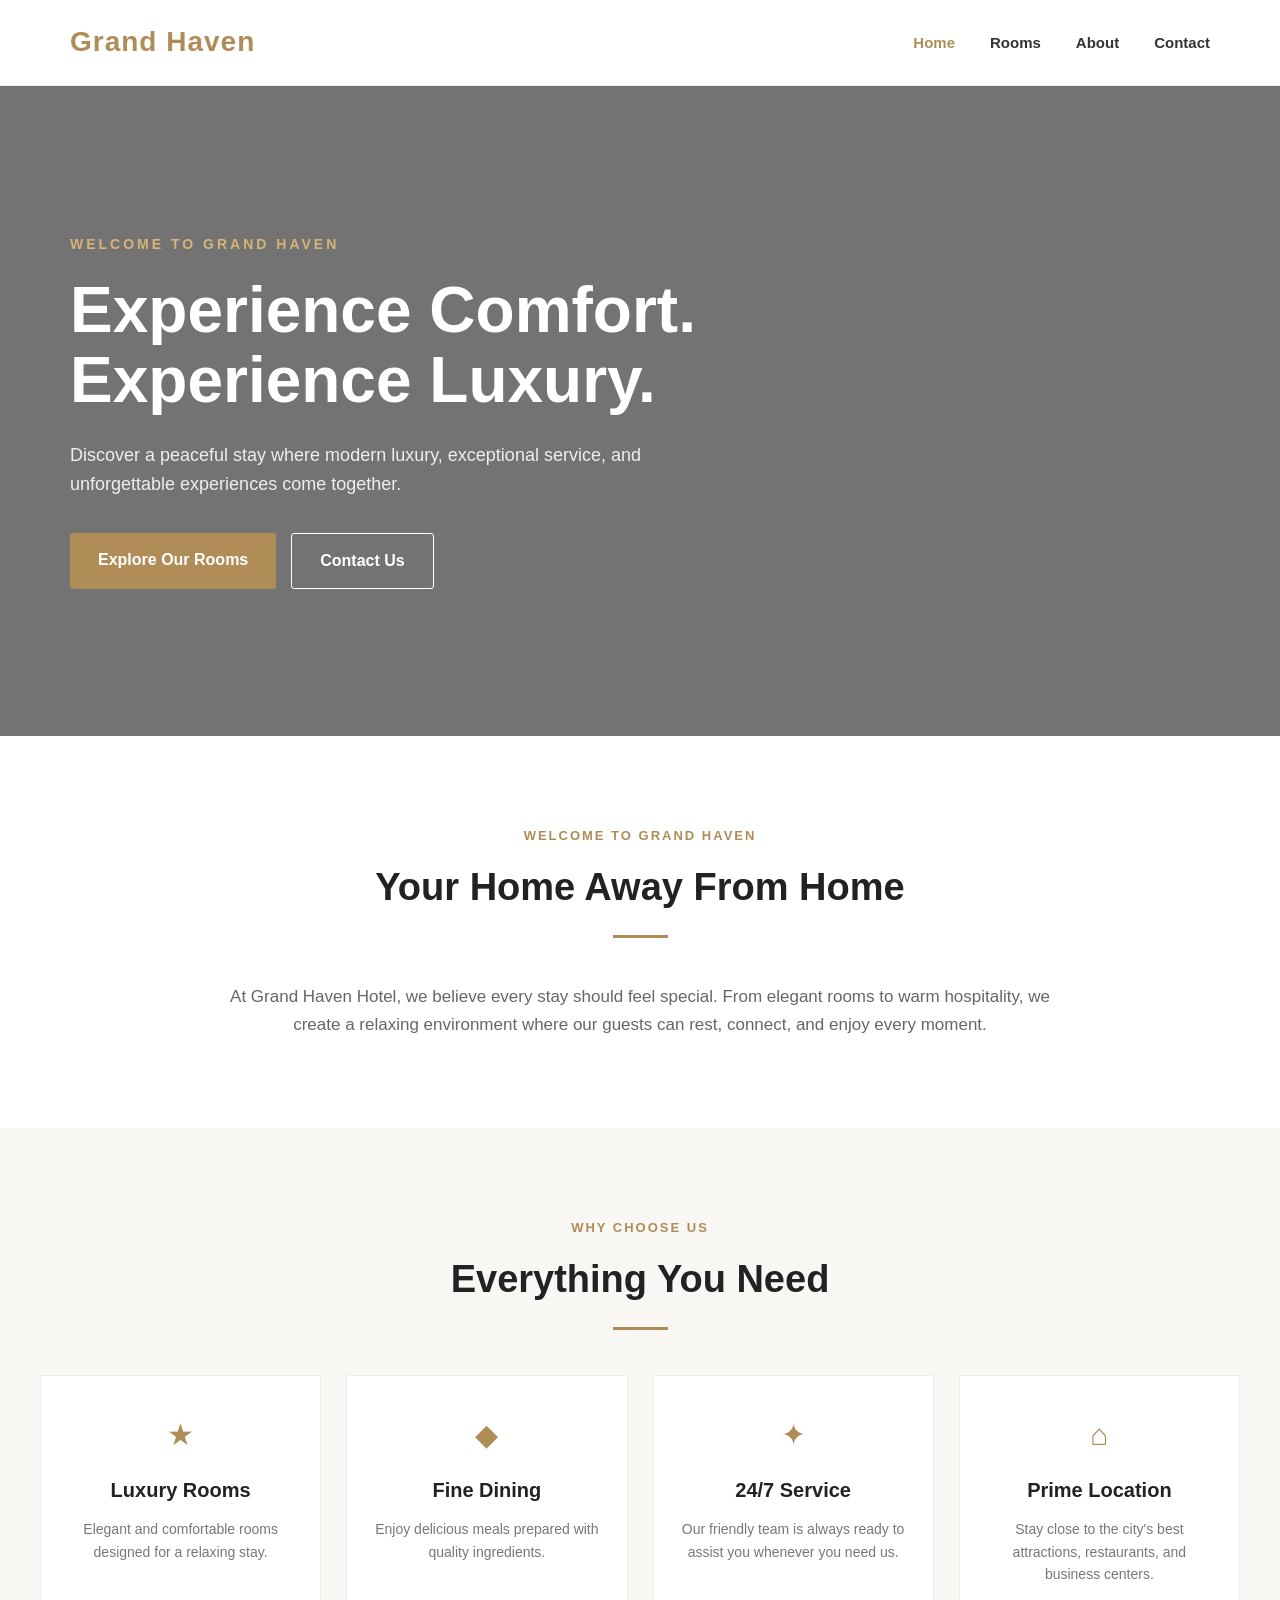
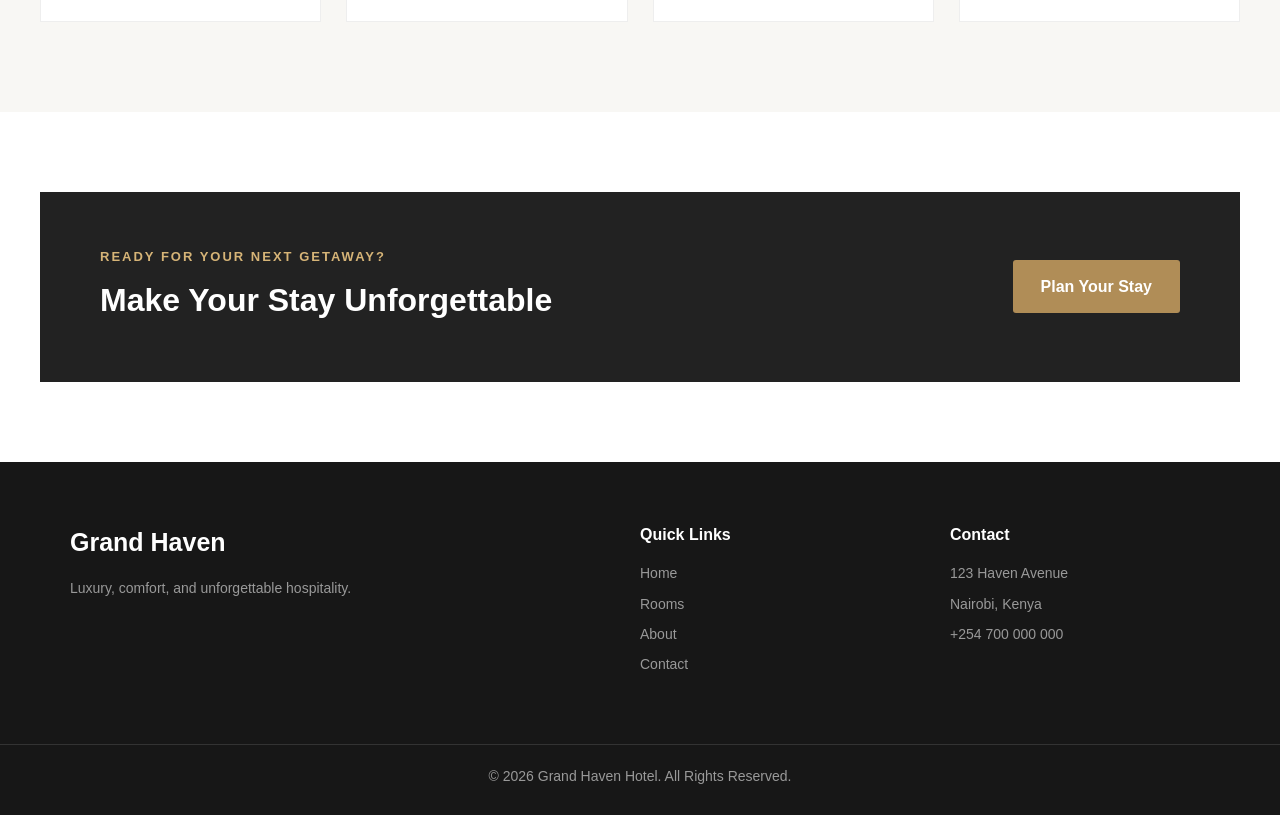
<file: index.html>
<!DOCTYPE html>
<html lang="en">
<head>
    <meta charset="UTF-8">
    <meta name="viewport" content="width=device-width, initial-scale=1.0">

    <title>Grand Haven Hotel | Luxury & Comfort</title>

    <link rel="stylesheet" href="style.css">
</head>

<body>

   
    <header class="header">
        <nav class="navbar">

            <a href="index.html" class="logo">
                Grand Haven
            </a>

            <ul class="nav-links">
                <li><a href="index.html" class="active">Home</a></li>
                <li><a href="rooms.html">Rooms</a></li>
                <li><a href="about.html">About</a></li>
                <li><a href="contact.html">Contact</a></li>
            </ul>

        </nav>
    </header>


   
    <main>

        <section class="hero">

            <div class="hero-content">

                <p class="hero-subtitle">
                    WELCOME TO GRAND HAVEN
                </p>

                <h1>
                    Experience Comfort.<br>
                    Experience Luxury.
                </h1>

                <p class="hero-text">
                    Discover a peaceful stay where modern luxury,
                    exceptional service, and unforgettable experiences
                    come together.
                </p>

                <div class="hero-buttons">
                    <a href="rooms.html" class="btn primary-btn">
                        Explore Our Rooms
                    </a>

                    <a href="contact.html" class="btn secondary-btn">
                        Contact Us
                    </a>
                </div>

            </div>

        </section>


        <!-- Welcome Section -->
        <section class="welcome">

            <div class="section-heading">
                <p>WELCOME TO GRAND HAVEN</p>

                <h2>
                    Your Home Away From Home
                </h2>

                <span></span>
            </div>

            <p class="welcome-text">
                At Grand Haven Hotel, we believe every stay should feel
                special. From elegant rooms to warm hospitality, we create
                a relaxing environment where our guests can rest, connect,
                and enjoy every moment.
            </p>

        </section>


        
        <section class="highlights">

            <div class="section-heading">
                <p>WHY CHOOSE US</p>

                <h2>
                    Everything You Need
                </h2>

                <span></span>
            </div>


            <div class="highlight-container">

                <article class="highlight-card">
                    <div class="highlight-icon">★</div>

                    <h3>Luxury Rooms</h3>

                    <p>
                        Elegant and comfortable rooms designed
                        for a relaxing stay.
                    </p>
                </article>


                <article class="highlight-card">
                    <div class="highlight-icon">◆</div>

                    <h3>Fine Dining</h3>

                    <p>
                        Enjoy delicious meals prepared with
                        quality ingredients.
                    </p>
                </article>


                <article class="highlight-card">
                    <div class="highlight-icon">✦</div>

                    <h3>24/7 Service</h3>

                    <p>
                        Our friendly team is always ready to
                        assist you whenever you need us.
                    </p>
                </article>


                <article class="highlight-card">
                    <div class="highlight-icon">⌂</div>

                    <h3>Prime Location</h3>

                    <p>
                        Stay close to the city's best attractions,
                        restaurants, and business centers.
                    </p>
                </article>

            </div>

        </section>


        <!-- Call To Action -->
        <section class="booking-cta">

            <div>
                <p>READY FOR YOUR NEXT GETAWAY?</p>

                <h2>
                    Make Your Stay Unforgettable
                </h2>
            </div>

            <a href="contact.html" class="btn primary-btn">
                Plan Your Stay
            </a>

        </section>

    </main>


  
    <footer class="footer">

        <div class="footer-content">

            <div>
                <h3>Grand Haven</h3>

                <p>
                    Luxury, comfort, and unforgettable hospitality.
                </p>
            </div>

            <div>
                <h4>Quick Links</h4>

                <a href="index.html">Home</a>
                <a href="rooms.html">Rooms</a>
                <a href="about.html">About</a>
                <a href="contact.html">Contact</a>
            </div>

            <div>
                <h4>Contact</h4>

                <p>123 Haven Avenue</p>
                <p>Nairobi, Kenya</p>
                <p>+254 700 000 000</p>
            </div>

        </div>

        <div class="footer-bottom">
            <p>
                &copy; 2026 Grand Haven Hotel. All Rights Reserved.
            </p>
        </div>

    </footer>

</body>
</html>
</file>
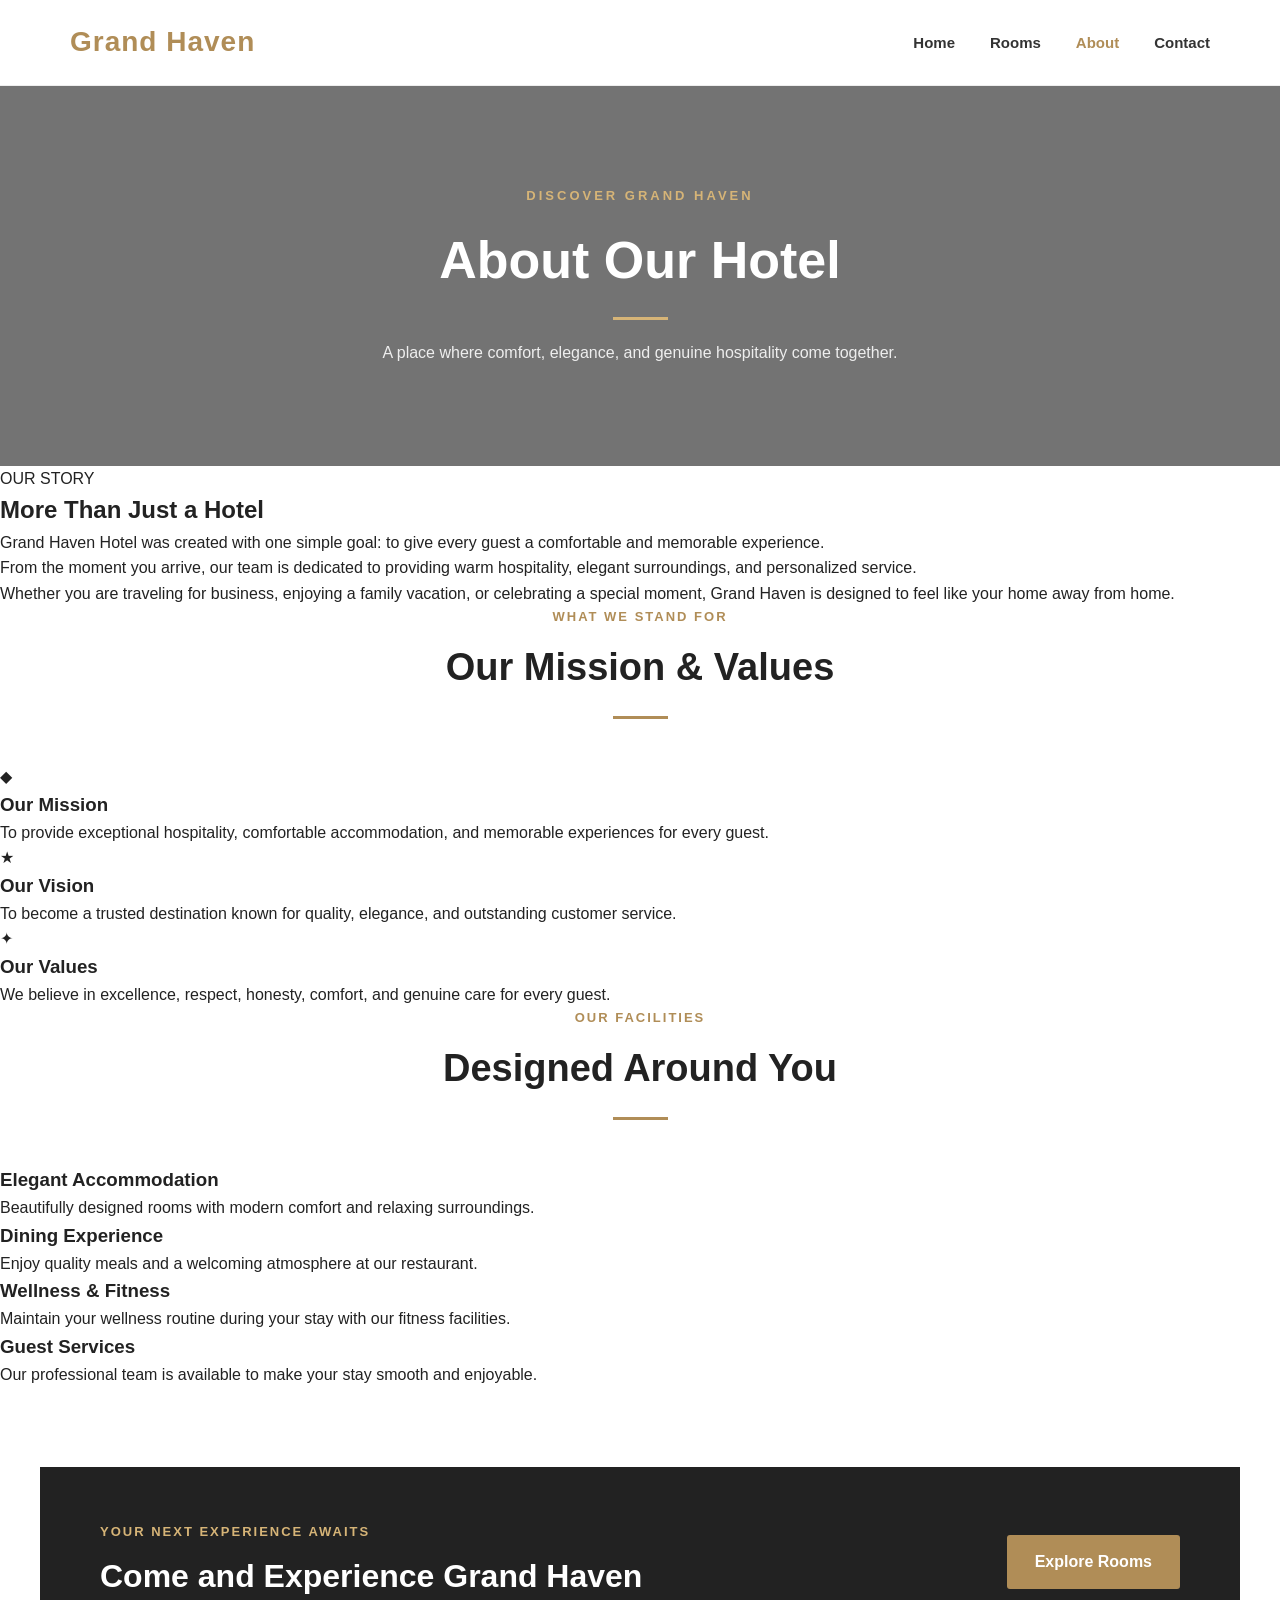
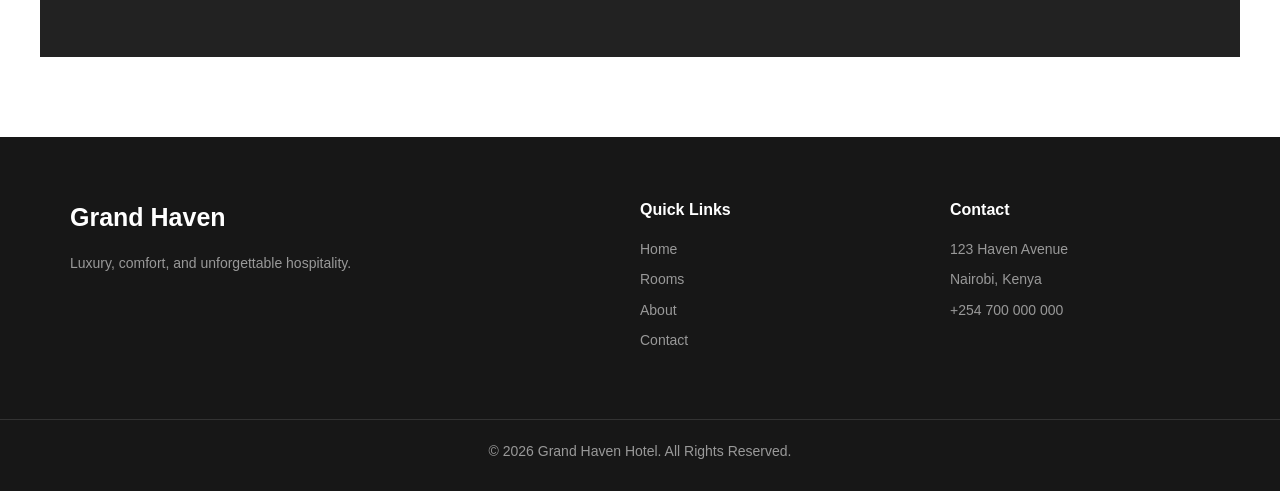
<file: about.html>
<!DOCTYPE html>
<html lang="en">

<head>
    <meta charset="UTF-8">
    <meta name="viewport" content="width=device-width, initial-scale=1.0">

    <title>About Us | Grand Haven Hotel</title>

    <link rel="stylesheet" href="style.css">
</head>

<body>

    <!-- Navigation -->
    <header class="header">

        <nav class="navbar">

            <a href="index.html" class="logo">
                Grand Haven
            </a>

            <ul class="nav-links">
                <li><a href="index.html">Home</a></li>
                <li><a href="rooms.html">Rooms</a></li>
                <li><a href="about.html" class="active">About</a></li>
                <li><a href="contact.html">Contact</a></li>
            </ul>

        </nav>

    </header>


    <!-- Page Hero -->
    <section class="page-hero">

        <div class="page-hero-content">

            <p>DISCOVER GRAND HAVEN</p>

            <h1>About Our Hotel</h1>

            <span></span>

            <p class="page-description">
                A place where comfort, elegance, and genuine
                hospitality come together.
            </p>

        </div>

    </section>


    <main>

        <!-- Our Story -->
        <section class="about-story">

            <div class="about-image"></div>

            <div class="about-content">

                <p class="about-label">
                    OUR STORY
                </p>

                <h2>
                    More Than Just a Hotel
                </h2>

                <p>
                    Grand Haven Hotel was created with one simple
                    goal: to give every guest a comfortable and
                    memorable experience.
                </p>

                <p>
                    From the moment you arrive, our team is dedicated
                    to providing warm hospitality, elegant surroundings,
                    and personalized service.
                </p>

                <p>
                    Whether you are traveling for business, enjoying
                    a family vacation, or celebrating a special moment,
                    Grand Haven is designed to feel like your home away
                    from home.
                </p>

            </div>

        </section>


        <!-- Mission Vision Values -->
        <section class="values-section">

            <div class="section-heading">

                <p>WHAT WE STAND FOR</p>

                <h2>Our Mission & Values</h2>

                <span></span>

            </div>


            <div class="values-container">

                <article class="value-card">

                    <div class="value-icon">◆</div>

                    <h3>Our Mission</h3>

                    <p>
                        To provide exceptional hospitality,
                        comfortable accommodation, and memorable
                        experiences for every guest.
                    </p>

                </article>


                <article class="value-card">

                    <div class="value-icon">★</div>

                    <h3>Our Vision</h3>

                    <p>
                        To become a trusted destination known for
                        quality, elegance, and outstanding customer
                        service.
                    </p>

                </article>


                <article class="value-card">

                    <div class="value-icon">✦</div>

                    <h3>Our Values</h3>

                    <p>
                        We believe in excellence, respect, honesty,
                        comfort, and genuine care for every guest.
                    </p>

                </article>

            </div>

        </section>


        <!-- Facilities -->
        <section class="facilities">

            <div class="section-heading">

                <p>OUR FACILITIES</p>

                <h2>Designed Around You</h2>

                <span></span>

            </div>


            <div class="facilities-container">

                <div class="facility">
                    <h3>Elegant Accommodation</h3>
                    <p>
                        Beautifully designed rooms with modern
                        comfort and relaxing surroundings.
                    </p>
                </div>

                <div class="facility">
                    <h3>Dining Experience</h3>
                    <p>
                        Enjoy quality meals and a welcoming
                        atmosphere at our restaurant.
                    </p>
                </div>

                <div class="facility">
                    <h3>Wellness & Fitness</h3>
                    <p>
                        Maintain your wellness routine during
                        your stay with our fitness facilities.
                    </p>
                </div>

                <div class="facility">
                    <h3>Guest Services</h3>
                    <p>
                        Our professional team is available to
                        make your stay smooth and enjoyable.
                    </p>
                </div>

            </div>

        </section>


        <!-- Call To Action -->
        <section class="booking-cta">

            <div>

                <p>YOUR NEXT EXPERIENCE AWAITS</p>

                <h2>
                    Come and Experience Grand Haven
                </h2>

            </div>

            <a href="rooms.html" class="btn primary-btn">
                Explore Rooms
            </a>

        </section>

    </main>


    <!-- Footer -->
    <footer class="footer">

        <div class="footer-content">

            <div>
                <h3>Grand Haven</h3>

                <p>
                    Luxury, comfort, and unforgettable hospitality.
                </p>
            </div>


            <div>

                <h4>Quick Links</h4>

                <a href="index.html">Home</a>
                <a href="rooms.html">Rooms</a>
                <a href="about.html">About</a>
                <a href="contact.html">Contact</a>

            </div>


            <div>

                <h4>Contact</h4>

                <p>123 Haven Avenue</p>
                <p>Nairobi, Kenya</p>
                <p>+254 700 000 000</p>

            </div>

        </div>


        <div class="footer-bottom">

            <p>
                &copy; 2026 Grand Haven Hotel. All Rights Reserved.
            </p>

        </div>

    </footer>

</body>

</html>
</file>
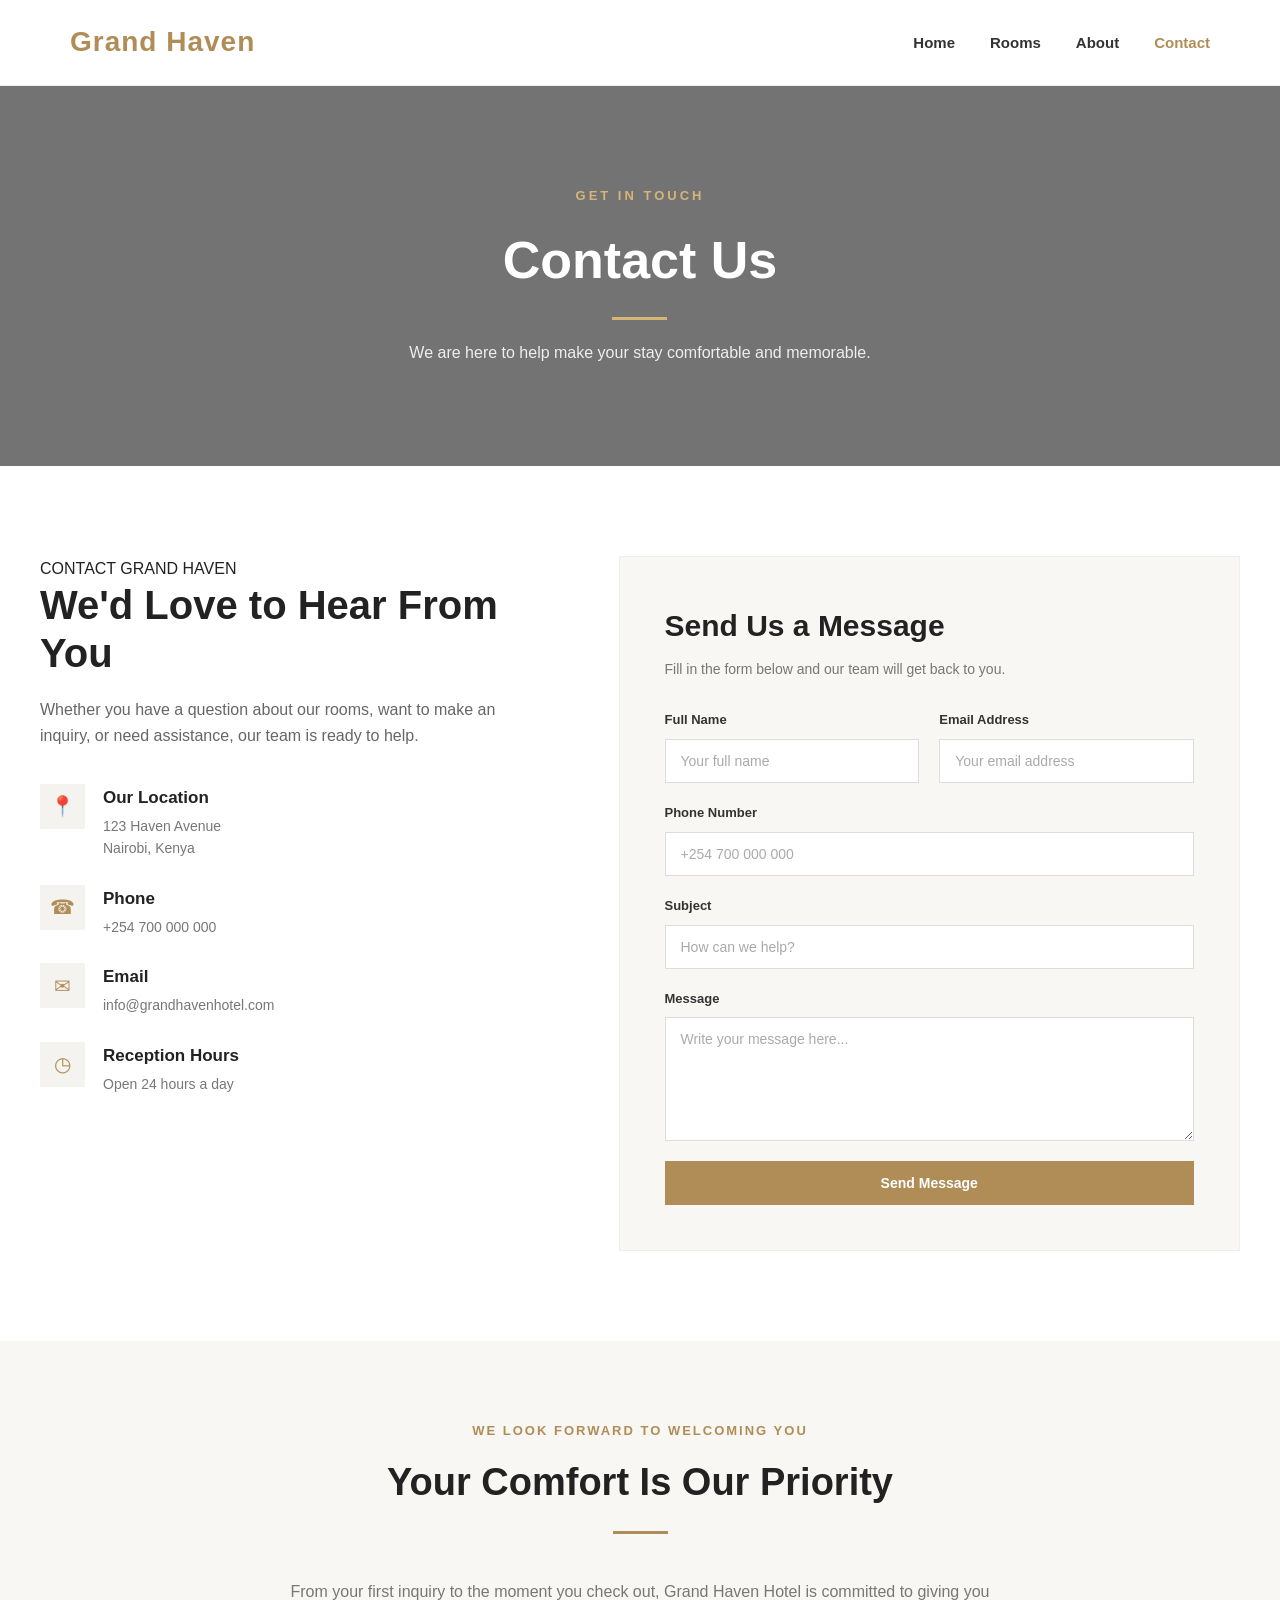
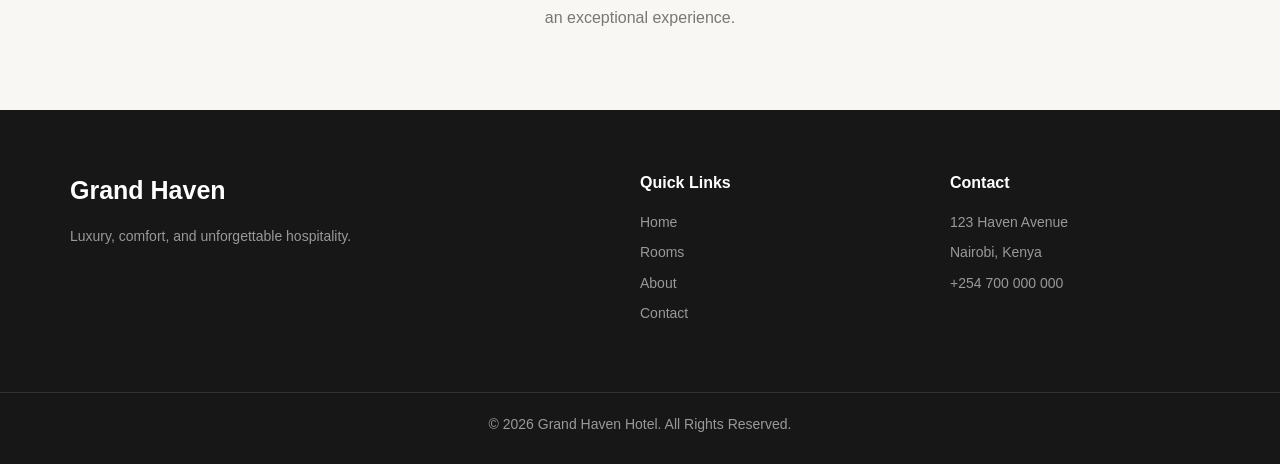
<file: contact.html>
<!DOCTYPE html>
<html lang="en">

<head>
    <meta charset="UTF-8">
    <meta name="viewport" content="width=device-width, initial-scale=1.0">

    <title>Contact Us | Grand Haven Hotel</title>

    <link rel="stylesheet" href="style.css">
</head>

<body>

    <!-- Navigation -->
    <header class="header">

        <nav class="navbar">

            <a href="index.html" class="logo">
                Grand Haven
            </a>

            <ul class="nav-links">
                <li><a href="index.html">Home</a></li>
                <li><a href="rooms.html">Rooms</a></li>
                <li><a href="about.html">About</a></li>
                <li><a href="contact.html" class="active">Contact</a></li>
            </ul>

        </nav>

    </header>


    <!-- Page Hero -->
    <section class="page-hero">

        <div class="page-hero-content">

            <p>GET IN TOUCH</p>

            <h1>Contact Us</h1>

            <span></span>

            <p class="page-description">
                We are here to help make your stay comfortable
                and memorable.
            </p>

        </div>

    </section>


    <main>

        <!-- Contact Section -->
        <section class="contact-section">

            <div class="contact-container">


                <!-- Contact Information -->
                <div class="contact-info">

                    <p class="about-label">
                        CONTACT GRAND HAVEN
                    </p>

                    <h2>
                        We'd Love to Hear From You
                    </h2>

                    <p class="contact-intro">
                        Whether you have a question about our rooms,
                        want to make an inquiry, or need assistance,
                        our team is ready to help.
                    </p>


                    <div class="contact-item">

                        <div class="contact-icon">
                            📍
                        </div>

                        <div>
                            <h3>Our Location</h3>

                            <p>
                                123 Haven Avenue<br>
                                Nairobi, Kenya
                            </p>
                        </div>

                    </div>


                    <div class="contact-item">

                        <div class="contact-icon">
                            ☎
                        </div>

                        <div>
                            <h3>Phone</h3>

                            <p>
                                +254 700 000 000
                            </p>
                        </div>

                    </div>


                    <div class="contact-item">

                        <div class="contact-icon">
                            ✉
                        </div>

                        <div>
                            <h3>Email</h3>

                            <p>
                                info@grandhavenhotel.com
                            </p>
                        </div>

                    </div>


                    <div class="contact-item">

                        <div class="contact-icon">
                            ◷
                        </div>

                        <div>
                            <h3>Reception Hours</h3>

                            <p>
                                Open 24 hours a day
                            </p>
                        </div>

                    </div>

                </div>


                <!-- Contact Form -->
                <div class="contact-form-container">

                    <h2>
                        Send Us a Message
                    </h2>

                    <p>
                        Fill in the form below and our team will
                        get back to you.
                    </p>


                    <form class="contact-form">

                        <div class="form-row">

                            <div class="form-group">

                                <label for="name">
                                    Full Name
                                </label>

                                <input
                                    type="text"
                                    id="name"
                                    name="name"
                                    placeholder="Your full name"
                                >

                            </div>


                            <div class="form-group">

                                <label for="email">
                                    Email Address
                                </label>

                                <input
                                    type="email"
                                    id="email"
                                    name="email"
                                    placeholder="Your email address"
                                >

                            </div>

                        </div>


                        <div class="form-group">

                            <label for="phone">
                                Phone Number
                            </label>

                            <input
                                type="tel"
                                id="phone"
                                name="phone"
                                placeholder="+254 700 000 000"
                            >

                        </div>


                        <div class="form-group">

                            <label for="subject">
                                Subject
                            </label>

                            <input
                                type="text"
                                id="subject"
                                name="subject"
                                placeholder="How can we help?"
                            >

                        </div>


                        <div class="form-group">

                            <label for="message">
                                Message
                            </label>

                            <textarea
                                id="message"
                                name="message"
                                rows="6"
                                placeholder="Write your message here..."
                            ></textarea>

                        </div>


                        <button
                            type="submit"
                            class="form-btn"
                        >
                            Send Message
                        </button>

                    </form>

                </div>

            </div>

        </section>


        <!-- Visit Section -->
        <section class="visit-section">

            <div class="section-heading">

                <p>WE LOOK FORWARD TO WELCOMING YOU</p>

                <h2>
                    Your Comfort Is Our Priority
                </h2>

                <span></span>

            </div>

            <p class="visit-text">
                From your first inquiry to the moment you check out,
                Grand Haven Hotel is committed to giving you an
                exceptional experience.
            </p>

        </section>


    </main>


    <!-- Footer -->
    <footer class="footer">

        <div class="footer-content">

            <div>
                <h3>Grand Haven</h3>

                <p>
                    Luxury, comfort, and unforgettable hospitality.
                </p>
            </div>


            <div>

                <h4>Quick Links</h4>

                <a href="index.html">Home</a>
                <a href="rooms.html">Rooms</a>
                <a href="about.html">About</a>
                <a href="contact.html">Contact</a>

            </div>


            <div>

                <h4>Contact</h4>

                <p>123 Haven Avenue</p>
                <p>Nairobi, Kenya</p>
                <p>+254 700 000 000</p>

            </div>

        </div>


        <div class="footer-bottom">

            <p>
                &copy; 2026 Grand Haven Hotel. All Rights Reserved.
            </p>

        </div>

    </footer>

</body>

</html>
</file>
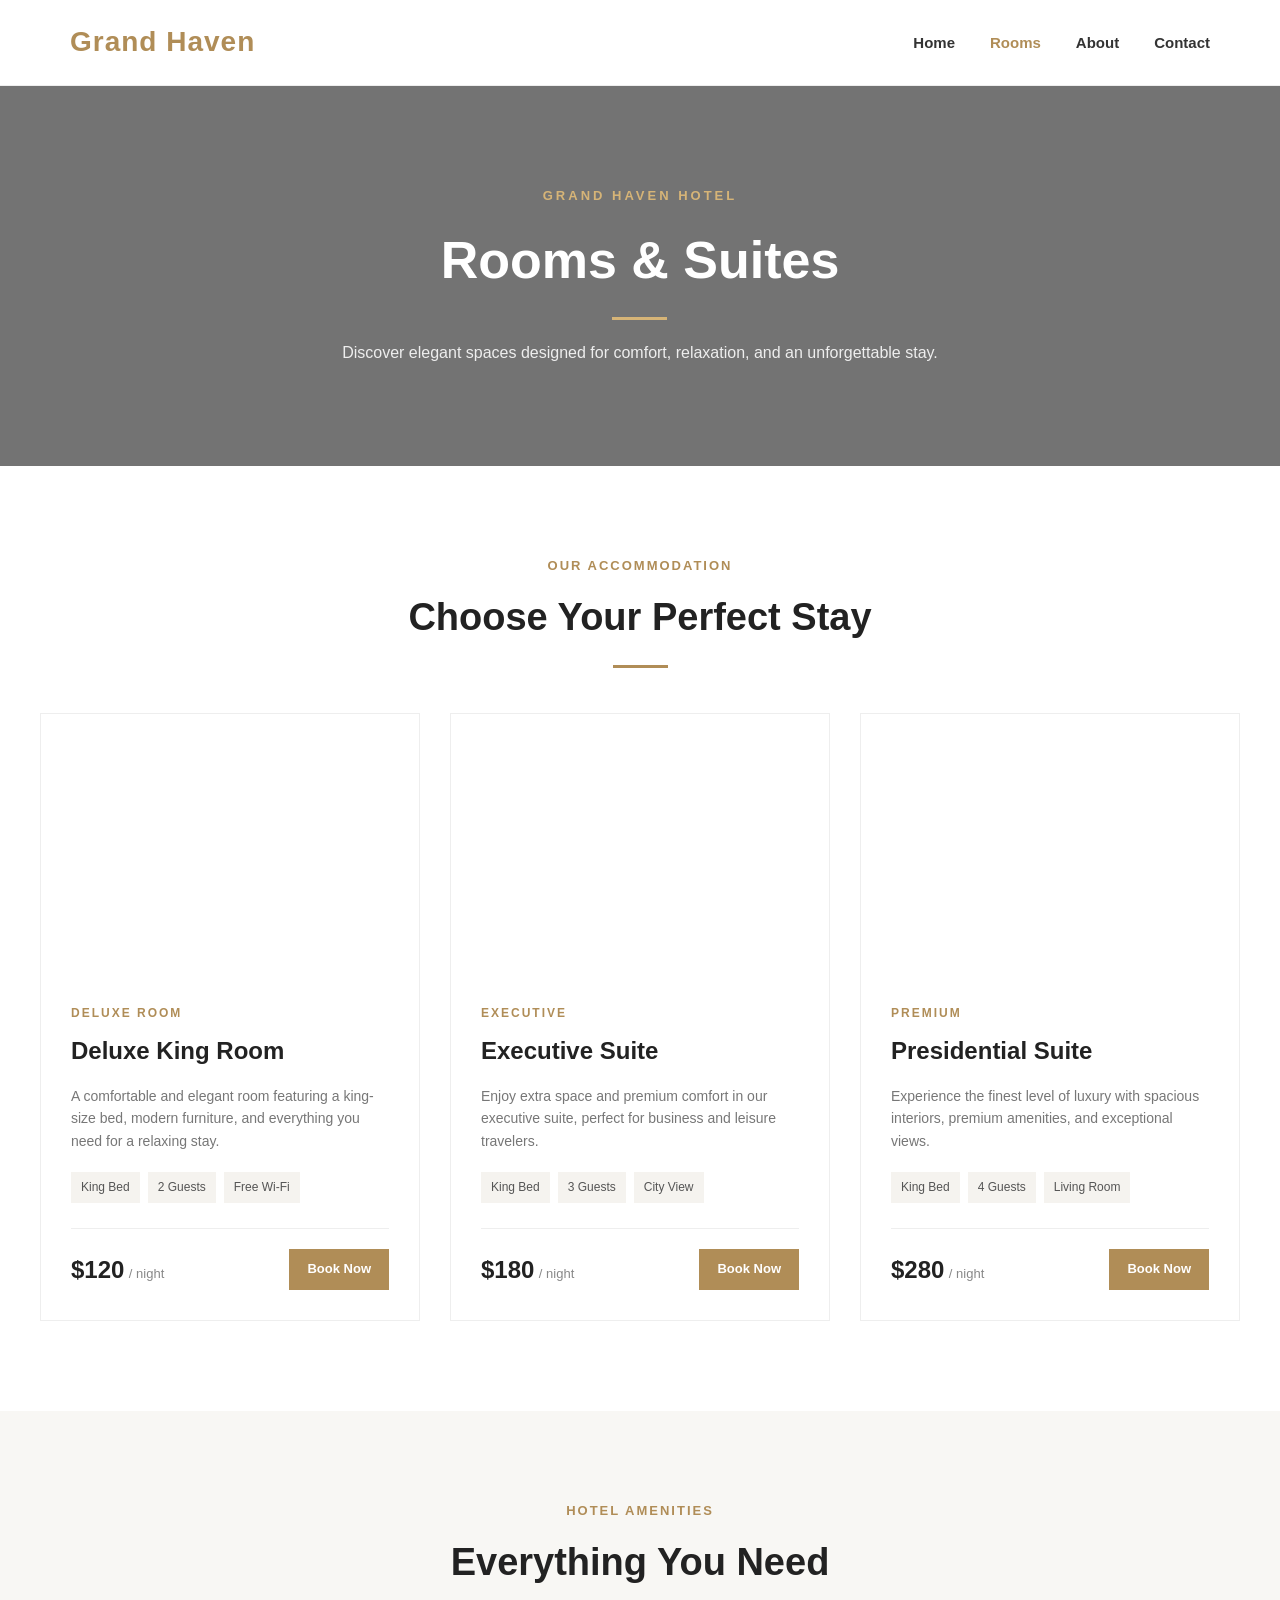
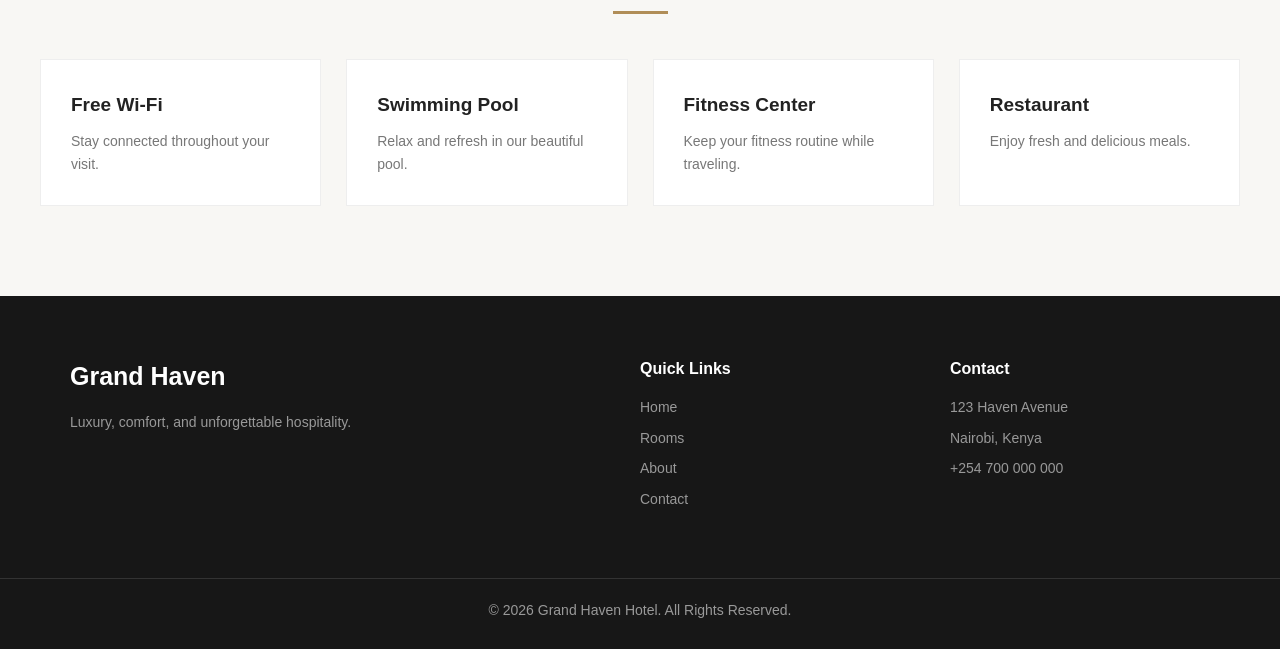
<file: rooms.html>
<!DOCTYPE html>
<html lang="en">

<head>
    <meta charset="UTF-8">
    <meta name="viewport" content="width=device-width, initial-scale=1.0">

    <title>Rooms & Suites | Grand Haven Hotel</title>

    <link rel="stylesheet" href="style.css">
</head>

<body>

    <!-- Navigation -->
    <header class="header">
        <nav class="navbar">

            <a href="index.html" class="logo">
                Grand Haven
            </a>

            <ul class="nav-links">
                <li><a href="index.html">Home</a></li>
                <li><a href="rooms.html" class="active">Rooms</a></li>
                <li><a href="about.html">About</a></li>
                <li><a href="contact.html">Contact</a></li>
            </ul>

        </nav>
    </header>


    <!-- Page Hero -->
    <section class="page-hero">

        <div class="page-hero-content">

            <p>GRAND HAVEN HOTEL</p>

            <h1>Rooms & Suites</h1>

            <span></span>

            <p class="page-description">
                Discover elegant spaces designed for comfort,
                relaxation, and an unforgettable stay.
            </p>

        </div>

    </section>


    <!-- Rooms Section -->
    <main>

        <section class="rooms-section">

            <div class="section-heading">

                <p>OUR ACCOMMODATION</p>

                <h2>Choose Your Perfect Stay</h2>

                <span></span>

            </div>


            <div class="rooms-container">


                <!-- Room 1 -->
                <article class="room-card">

                    <div class="room-image room-one"></div>

                    <div class="room-content">

                        <p class="room-type">
                            DELUXE ROOM
                        </p>

                        <h3>Deluxe King Room</h3>

                        <p>
                            A comfortable and elegant room featuring
                            a king-size bed, modern furniture, and
                            everything you need for a relaxing stay.
                        </p>

                        <div class="room-features">
                            <span>King Bed</span>
                            <span>2 Guests</span>
                            <span>Free Wi-Fi</span>
                        </div>

                        <div class="room-bottom">

                            <div class="price">
                                <strong>$120</strong>
                                <span>/ night</span>
                            </div>

                            <a href="contact.html" class="room-btn">
                                Book Now
                            </a>

                        </div>

                    </div>

                </article>


                <!-- Room 2 -->
                <article class="room-card">

                    <div class="room-image room-two"></div>

                    <div class="room-content">

                        <p class="room-type">
                            EXECUTIVE
                        </p>

                        <h3>Executive Suite</h3>

                        <p>
                            Enjoy extra space and premium comfort
                            in our executive suite, perfect for
                            business and leisure travelers.
                        </p>

                        <div class="room-features">
                            <span>King Bed</span>
                            <span>3 Guests</span>
                            <span>City View</span>
                        </div>

                        <div class="room-bottom">

                            <div class="price">
                                <strong>$180</strong>
                                <span>/ night</span>
                            </div>

                            <a href="contact.html" class="room-btn">
                                Book Now
                            </a>

                        </div>

                    </div>

                </article>


                <!-- Room 3 -->
                <article class="room-card">

                    <div class="room-image room-three"></div>

                    <div class="room-content">

                        <p class="room-type">
                            PREMIUM
                        </p>

                        <h3>Presidential Suite</h3>

                        <p>
                            Experience the finest level of luxury
                            with spacious interiors, premium amenities,
                            and exceptional views.
                        </p>

                        <div class="room-features">
                            <span>King Bed</span>
                            <span>4 Guests</span>
                            <span>Living Room</span>
                        </div>

                        <div class="room-bottom">

                            <div class="price">
                                <strong>$280</strong>
                                <span>/ night</span>
                            </div>

                            <a href="contact.html" class="room-btn">
                                Book Now
                            </a>

                        </div>

                    </div>

                </article>

            </div>

        </section>


        <!-- Amenities -->
        <section class="amenities">

            <div class="section-heading">

                <p>HOTEL AMENITIES</p>

                <h2>Everything You Need</h2>

                <span></span>

            </div>


            <div class="amenities-container">

                <div class="amenity">
                    <h3>Free Wi-Fi</h3>
                    <p>
                        Stay connected throughout your visit.
                    </p>
                </div>

                <div class="amenity">
                    <h3>Swimming Pool</h3>
                    <p>
                        Relax and refresh in our beautiful pool.
                    </p>
                </div>

                <div class="amenity">
                    <h3>Fitness Center</h3>
                    <p>
                        Keep your fitness routine while traveling.
                    </p>
                </div>

                <div class="amenity">
                    <h3>Restaurant</h3>
                    <p>
                        Enjoy fresh and delicious meals.
                    </p>
                </div>

            </div>

        </section>

    </main>


    <!-- Footer -->
    <footer class="footer">

        <div class="footer-content">

            <div>
                <h3>Grand Haven</h3>

                <p>
                    Luxury, comfort, and unforgettable hospitality.
                </p>
            </div>

            <div>
                <h4>Quick Links</h4>

                <a href="index.html">Home</a>
                <a href="rooms.html">Rooms</a>
                <a href="about.html">About</a>
                <a href="contact.html">Contact</a>
            </div>

            <div>
                <h4>Contact</h4>

                <p>123 Haven Avenue</p>
                <p>Nairobi, Kenya</p>
                <p>+254 700 000 000</p>
            </div>

        </div>

        <div class="footer-bottom">

            <p>
                &copy; 2026 Grand Haven Hotel. All Rights Reserved.
            </p>

        </div>

    </footer>

</body>
</html>
</file>
<file: style.css>
/* =========================
   GENERAL STYLES
========================= */

* {
    margin: 0;
    padding: 0;
    box-sizing: border-box;
}

html {
    scroll-behavior: smooth;
}

body {
    font-family: Arial, Helvetica, sans-serif;
    color: #222;
    background: #ffffff;
    line-height: 1.6;
}

a {
    text-decoration: none;
}

ul {
    list-style: none;
}


/* =========================
   NAVIGATION
========================= */

.header {
    width: 100%;
    background: #ffffff;
    border-bottom: 1px solid #eeeeee;
}

.navbar {
    max-width: 1200px;
    margin: auto;
    padding: 20px 30px;

    display: flex;
    align-items: center;
    justify-content: space-between;
}

.logo {
    color: #b08d57;
    font-size: 28px;
    font-weight: bold;
    letter-spacing: 1px;
}

.nav-links {
    display: flex;
    gap: 35px;
}

.nav-links a {
    color: #333;
    font-size: 15px;
    font-weight: 600;
    transition: 0.3s;
}

.nav-links a:hover,
.nav-links a.active {
    color: #b08d57;
}


/* =========================
   HERO SECTION
========================= */

.hero {
    min-height: 650px;

    display: flex;
    align-items: center;

    background:
        linear-gradient(
            rgba(0, 0, 0, 0.55),
            rgba(0, 0, 0, 0.55)
        ),
        url("https://images.unsplash.com/photo-1566073771259-6a8506099945?auto=format&fit=crop&w=1600&q=80");

    background-size: cover;
    background-position: center;
}

.hero-content {
    max-width: 1200px;
    width: 100%;
    margin: auto;
    padding: 80px 30px;

    color: white;
}

.hero-subtitle {
    color: #d6b477;
    font-size: 14px;
    font-weight: bold;
    letter-spacing: 3px;
    margin-bottom: 20px;
}

.hero h1 {
    font-size: 64px;
    line-height: 1.1;
    margin-bottom: 25px;
}

.hero-text {
    max-width: 600px;
    font-size: 18px;
    margin-bottom: 35px;
    color: #eeeeee;
}


/* =========================
   BUTTONS
========================= */

.hero-buttons {
    display: flex;
    gap: 15px;
    flex-wrap: wrap;
}

.btn {
    display: inline-block;
    padding: 14px 28px;
    border-radius: 3px;
    font-weight: bold;
    transition: 0.3s;
}

.primary-btn {
    background: #b08d57;
    color: white;
}

.primary-btn:hover {
    background: #967442;
}

.secondary-btn {
    border: 1px solid white;
    color: white;
}

.secondary-btn:hover {
    background: white;
    color: #222;
}


/* =========================
   SECTION HEADING
========================= */

.section-heading {
    text-align: center;
    margin-bottom: 45px;
}

.section-heading p {
    color: #b08d57;
    font-size: 13px;
    font-weight: bold;
    letter-spacing: 2px;
    margin-bottom: 10px;
}

.section-heading h2 {
    font-size: 38px;
    color: #222;
}

.section-heading span {
    display: block;
    width: 55px;
    height: 3px;
    background: #b08d57;
    margin: 18px auto 0;
}


/* =========================
   WELCOME SECTION
========================= */

.welcome {
    max-width: 900px;
    margin: auto;
    padding: 90px 30px;
    text-align: center;
}

.welcome-text {
    color: #666;
    font-size: 17px;
}


/* =========================
   HIGHLIGHTS
========================= */

.highlights {
    background: #f8f7f4;
    padding: 90px 30px;
}

.highlight-container {
    max-width: 1200px;
    margin: auto;

    display: grid;
    grid-template-columns: repeat(4, 1fr);
    gap: 25px;
}

.highlight-card {
    background: white;
    padding: 35px 25px;
    text-align: center;

    border: 1px solid #eeeeee;

    transition: 0.3s;
}

.highlight-card:hover {
    transform: translateY(-8px);
    box-shadow: 0 15px 35px rgba(0, 0, 0, 0.08);
}

.highlight-icon {
    color: #b08d57;
    font-size: 30px;
    margin-bottom: 15px;
}

.highlight-card h3 {
    margin-bottom: 12px;
    font-size: 20px;
}

.highlight-card p {
    color: #777;
    font-size: 14px;
}


/* =========================
   BOOKING CTA
========================= */

.booking-cta {
    max-width: 1200px;
    margin: 80px auto;

    padding: 55px 60px;

    background: #222;
    color: white;

    display: flex;
    align-items: center;
    justify-content: space-between;

    gap: 30px;
}

.booking-cta p {
    color: #d6b477;
    font-size: 13px;
    font-weight: bold;
    letter-spacing: 2px;
    margin-bottom: 8px;
}

.booking-cta h2 {
    font-size: 32px;
}


/* =========================
   FOOTER
========================= */

.footer {
    background: #171717;
    color: #cccccc;
}

.footer-content {
    max-width: 1200px;
    margin: auto;
    padding: 60px 30px;

    display: grid;
    grid-template-columns: 2fr 1fr 1fr;
    gap: 50px;
}

.footer h3 {
    color: white;
    font-size: 25px;
    margin-bottom: 15px;
}

.footer h4 {
    color: white;
    margin-bottom: 15px;
}

.footer p {
    color: #999;
    font-size: 14px;
    margin-bottom: 8px;
}

.footer a {
    display: block;
    color: #999;
    font-size: 14px;
    margin-bottom: 8px;
    transition: 0.3s;
}

.footer a:hover {
    color: #d6b477;
}

.footer-bottom {
    border-top: 1px solid #333;
    text-align: center;
    padding: 20px;
}


/* =========================
   RESPONSIVE DESIGN
========================= */

@media (max-width: 900px) {

    .hero h1 {
        font-size: 48px;
    }

    .highlight-container {
        grid-template-columns: repeat(2, 1fr);
    }

    .booking-cta {
        margin: 60px 30px;
    }
}


@media (max-width: 650px) {

    .navbar {
        flex-direction: column;
        gap: 20px;
    }

    .nav-links {
        gap: 18px;
        flex-wrap: wrap;
        justify-content: center;
    }

    .hero {
        min-height: 600px;
    }

    .hero h1 {
        font-size: 40px;
    }

    .hero-text {
        font-size: 16px;
    }

    .highlight-container {
        grid-template-columns: 1fr;
    }

    .booking-cta {
        flex-direction: column;
        align-items: flex-start;
        padding: 40px 30px;
    }

    .booking-cta h2 {
        font-size: 26px;
    }

    .footer-content {
        grid-template-columns: 1fr;
        gap: 30px;
    }
}
/* =========================
   ROOMS PAGE
========================= */

.page-hero {
    min-height: 380px;

    display: flex;
    align-items: center;
    justify-content: center;

    text-align: center;
    color: white;

    background:
        linear-gradient(
            rgba(0, 0, 0, 0.55),
            rgba(0, 0, 0, 0.55)
        ),
        url("https://images.unsplash.com/photo-1582719478250-c89cae4dc85b?auto=format&fit=crop&w=1600&q=80");

    background-size: cover;
    background-position: center;
}

.page-hero-content {
    padding: 60px 30px;
}

.page-hero-content > p:first-child {
    color: #d6b477;
    font-size: 13px;
    font-weight: bold;
    letter-spacing: 3px;
    margin-bottom: 12px;
}

.page-hero h1 {
    font-size: 52px;
    margin-bottom: 15px;
}

.page-hero span {
    display: block;
    width: 55px;
    height: 3px;
    background: #d6b477;
    margin: 0 auto 20px;
}

.page-description {
    max-width: 600px;
    margin: auto;
    color: #eeeeee;
    font-size: 16px;
}


/* =========================
   ROOMS SECTION
========================= */

.rooms-section {
    padding: 90px 30px;
}

.rooms-container {
    max-width: 1200px;
    margin: auto;

    display: grid;
    grid-template-columns: repeat(3, 1fr);
    gap: 30px;
}

.room-card {
    background: white;
    border: 1px solid #eeeeee;

    overflow: hidden;

    transition: 0.3s;
}

.room-card:hover {
    transform: translateY(-8px);

    box-shadow:
        0 15px 35px rgba(0, 0, 0, 0.10);
}


/* =========================
   ROOM IMAGES
========================= */

.room-image {
    height: 260px;

    background-size: cover;
    background-position: center;

    transition: 0.4s;
}

.room-card:hover .room-image {
    transform: scale(1.03);
}

.room-one {
    background-image:
        url("https://images.unsplash.com/photo-1566665797739-1674de7a421a?auto=format&fit=crop&w=900&q=80");
}

.room-two {
    background-image:
        url("https://images.unsplash.com/photo-1590490360182-c33d57733427?auto=format&fit=crop&w=900&q=80");
}

.room-three {
    background-image:
        url("https://images.unsplash.com/photo-1618221195710-dd6b41faaea6?auto=format&fit=crop&w=900&q=80");
}


/* =========================
   ROOM CONTENT
========================= */

.room-content {
    padding: 30px;
}

.room-type {
    color: #b08d57;
    font-size: 12px;
    font-weight: bold;
    letter-spacing: 2px;
    margin-bottom: 8px;
}

.room-content h3 {
    font-size: 24px;
    margin-bottom: 15px;
}

.room-content > p:not(.room-type) {
    color: #777;
    font-size: 14px;
    margin-bottom: 20px;
}


/* =========================
   ROOM FEATURES
========================= */

.room-features {
    display: flex;
    flex-wrap: wrap;
    gap: 8px;

    margin-bottom: 25px;
}

.room-features span {
    background: #f5f3ef;
    color: #555;

    padding: 6px 10px;

    font-size: 12px;
}


/* =========================
   ROOM PRICE + BUTTON
========================= */

.room-bottom {
    display: flex;
    align-items: center;
    justify-content: space-between;

    padding-top: 20px;

    border-top: 1px solid #eeeeee;
}

.price strong {
    font-size: 24px;
    color: #222;
}

.price span {
    color: #888;
    font-size: 13px;
}

.room-btn {
    background: #b08d57;
    color: white;

    padding: 10px 18px;

    font-size: 13px;
    font-weight: bold;

    transition: 0.3s;
}

.room-btn:hover {
    background: #967442;
}


/* =========================
   AMENITIES
========================= */

.amenities {
    background: #f8f7f4;
    padding: 90px 30px;
}

.amenities-container {
    max-width: 1200px;
    margin: auto;

    display: grid;
    grid-template-columns: repeat(4, 1fr);
    gap: 25px;
}

.amenity {
    background: white;
    padding: 30px;

    border: 1px solid #eeeeee;
}

.amenity h3 {
    font-size: 19px;
    margin-bottom: 10px;
}

.amenity p {
    color: #777;
    font-size: 14px;
}


/* =========================
   ROOMS RESPONSIVE
========================= */

@media (max-width: 950px) {

    .rooms-container {
        grid-template-columns: repeat(2, 1fr);
    }

    .amenities-container {
        grid-template-columns: repeat(2, 1fr);
    }
}


@media (max-width: 650px) {

    .page-hero {
        min-height: 320px;
    }

    .page-hero h1 {
        font-size: 40px;
    }

    .rooms-container {
        grid-template-columns: 1fr;
    }

    .amenities-container {
        grid-template-columns: 1fr;
    }

    .room-image {
        height: 230px;
    }

    .room-bottom {
        flex-direction: column;
        align-items: flex-start;
        gap: 15px;
    }
}
/* =========================
   CONTACT PAGE
========================= */

.contact-section {
    padding: 90px 30px;
}

.contact-container {
    max-width: 1200px;
    margin: auto;

    display: grid;
    grid-template-columns: 0.9fr 1.1fr;
    gap: 70px;

    align-items: start;
}


/* =========================
   CONTACT INFORMATION
========================= */

.contact-info h2 {
    font-size: 40px;
    line-height: 1.2;
    margin-bottom: 20px;
}

.contact-intro {
    color: #666;
    font-size: 16px;
    margin-bottom: 35px;
}

.contact-item {
    display: flex;
    gap: 18px;

    margin-bottom: 25px;
}

.contact-icon {
    width: 45px;
    height: 45px;

    display: flex;
    align-items: center;
    justify-content: center;

    background: #f5f3ef;
    color: #b08d57;

    font-size: 20px;

    flex-shrink: 0;
}

.contact-item h3 {
    font-size: 17px;
    margin-bottom: 4px;
}

.contact-item p {
    color: #777;
    font-size: 14px;
}


/* =========================
   CONTACT FORM
========================= */

.contact-form-container {
    background: #f8f7f4;

    padding: 45px;

    border: 1px solid #eeeeee;
}

.contact-form-container h2 {
    font-size: 30px;
    margin-bottom: 8px;
}

.contact-form-container > p {
    color: #777;
    font-size: 14px;
    margin-bottom: 30px;
}

.contact-form {
    display: flex;
    flex-direction: column;
    gap: 20px;
}

.form-row {
    display: grid;
    grid-template-columns: 1fr 1fr;
    gap: 20px;
}

.form-group {
    display: flex;
    flex-direction: column;
    gap: 8px;
}

.form-group label {
    font-size: 13px;
    font-weight: bold;
    color: #333;
}

.form-group input,
.form-group textarea {
    width: 100%;

    padding: 13px 15px;

    border: 1px solid #dddddd;

    background: white;

    font-family: inherit;
    font-size: 14px;

    outline: none;

    transition: 0.3s;
}

.form-group textarea {
    resize: vertical;
}

.form-group input:focus,
.form-group textarea:focus {
    border-color: #b08d57;
}

.form-group input::placeholder,
.form-group textarea::placeholder {
    color: #aaa;
}

.form-btn {
    border: none;

    padding: 14px 25px;

    background: #b08d57;
    color: white;

    font-family: inherit;
    font-size: 14px;
    font-weight: bold;

    cursor: pointer;

    transition: 0.3s;
}

.form-btn:hover {
    background: #967442;
}


/* =========================
   VISIT SECTION
========================= */

.visit-section {
    background: #f8f7f4;

    padding: 80px 30px;
}

.visit-text {
    max-width: 700px;

    margin: auto;

    text-align: center;

    color: #777;

    font-size: 16px;
}


/* =========================
   CONTACT RESPONSIVE
========================= */

@media (max-width: 850px) {

    .contact-container {
        grid-template-columns: 1fr;
        gap: 50px;
    }

}


@media (max-width: 600px) {

    .contact-section {
        padding: 60px 25px;
    }

    .contact-info h2 {
        font-size: 32px;
    }

    .contact-form-container {
        padding: 30px 25px;
    }

    .form-row {
        grid-template-columns: 1fr;
    }

    .visit-section {
        padding: 60px 25px;
    }

}
/* =========================
   CONTACT PAGE
========================= */

.contact-section {
    padding: 90px 30px;
}

.contact-container {
    max-width: 1200px;
    margin: auto;

    display: grid;
    grid-template-columns: 0.9fr 1.1fr;
    gap: 70px;

    align-items: start;
}


/* =========================
   CONTACT INFORMATION
========================= */

.contact-info h2 {
    font-size: 40px;
    line-height: 1.2;
    margin-bottom: 20px;
}

.contact-intro {
    color: #666;
    font-size: 16px;
    margin-bottom: 35px;
}

.contact-item {
    display: flex;
    gap: 18px;

    margin-bottom: 25px;
}

.contact-icon {
    width: 45px;
    height: 45px;

    display: flex;
    align-items: center;
    justify-content: center;

    background: #f5f3ef;
    color: #b08d57;

    font-size: 20px;

    flex-shrink: 0;
}

.contact-item h3 {
    font-size: 17px;
    margin-bottom: 4px;
}

.contact-item p {
    color: #777;
    font-size: 14px;
}


/* =========================
   CONTACT FORM
========================= */

.contact-form-container {
    background: #f8f7f4;

    padding: 45px;

    border: 1px solid #eeeeee;
}

.contact-form-container h2 {
    font-size: 30px;
    margin-bottom: 8px;
}

.contact-form-container > p {
    color: #777;
    font-size: 14px;
    margin-bottom: 30px;
}

.contact-form {
    display: flex;
    flex-direction: column;
    gap: 20px;
}

.form-row {
    display: grid;
    grid-template-columns: 1fr 1fr;
    gap: 20px;
}

.form-group {
    display: flex;
    flex-direction: column;
    gap: 8px;
}

.form-group label {
    font-size: 13px;
    font-weight: bold;
    color: #333;
}

.form-group input,
.form-group textarea {
    width: 100%;

    padding: 13px 15px;

    border: 1px solid #dddddd;

    background: white;

    font-family: inherit;
    font-size: 14px;

    outline: none;

    transition: 0.3s;
}

.form-group textarea {
    resize: vertical;
}

.form-group input:focus,
.form-group textarea:focus {
    border-color: #b08d57;
}

.form-group input::placeholder,
.form-group textarea::placeholder {
    color: #aaa;
}

.form-btn {
    border: none;

    padding: 14px 25px;

    background: #b08d57;
    color: white;

    font-family: inherit;
    font-size: 14px;
    font-weight: bold;

    cursor: pointer;

    transition: 0.3s;
}

.form-btn:hover {
    background: #967442;
}


/* =========================
   VISIT SECTION
========================= */

.visit-section {
    background: #f8f7f4;

    padding: 80px 30px;
}

.visit-text {
    max-width: 700px;

    margin: auto;

    text-align: center;

    color: #777;

    font-size: 16px;
}


/* =========================
   CONTACT RESPONSIVE
========================= */

@media (max-width: 850px) {

    .contact-container {
        grid-template-columns: 1fr;
        gap: 50px;
    }

}


@media (max-width: 600px) {

    .contact-section {
        padding: 60px 25px;
    }

    .contact-info h2 {
        font-size: 32px;
    }

    .contact-form-container {
        padding: 30px 25px;
    }

    .form-row {
        grid-template-columns: 1fr;
    }

    .visit-section {
        padding: 60px 25px;
    }

}
</file>
